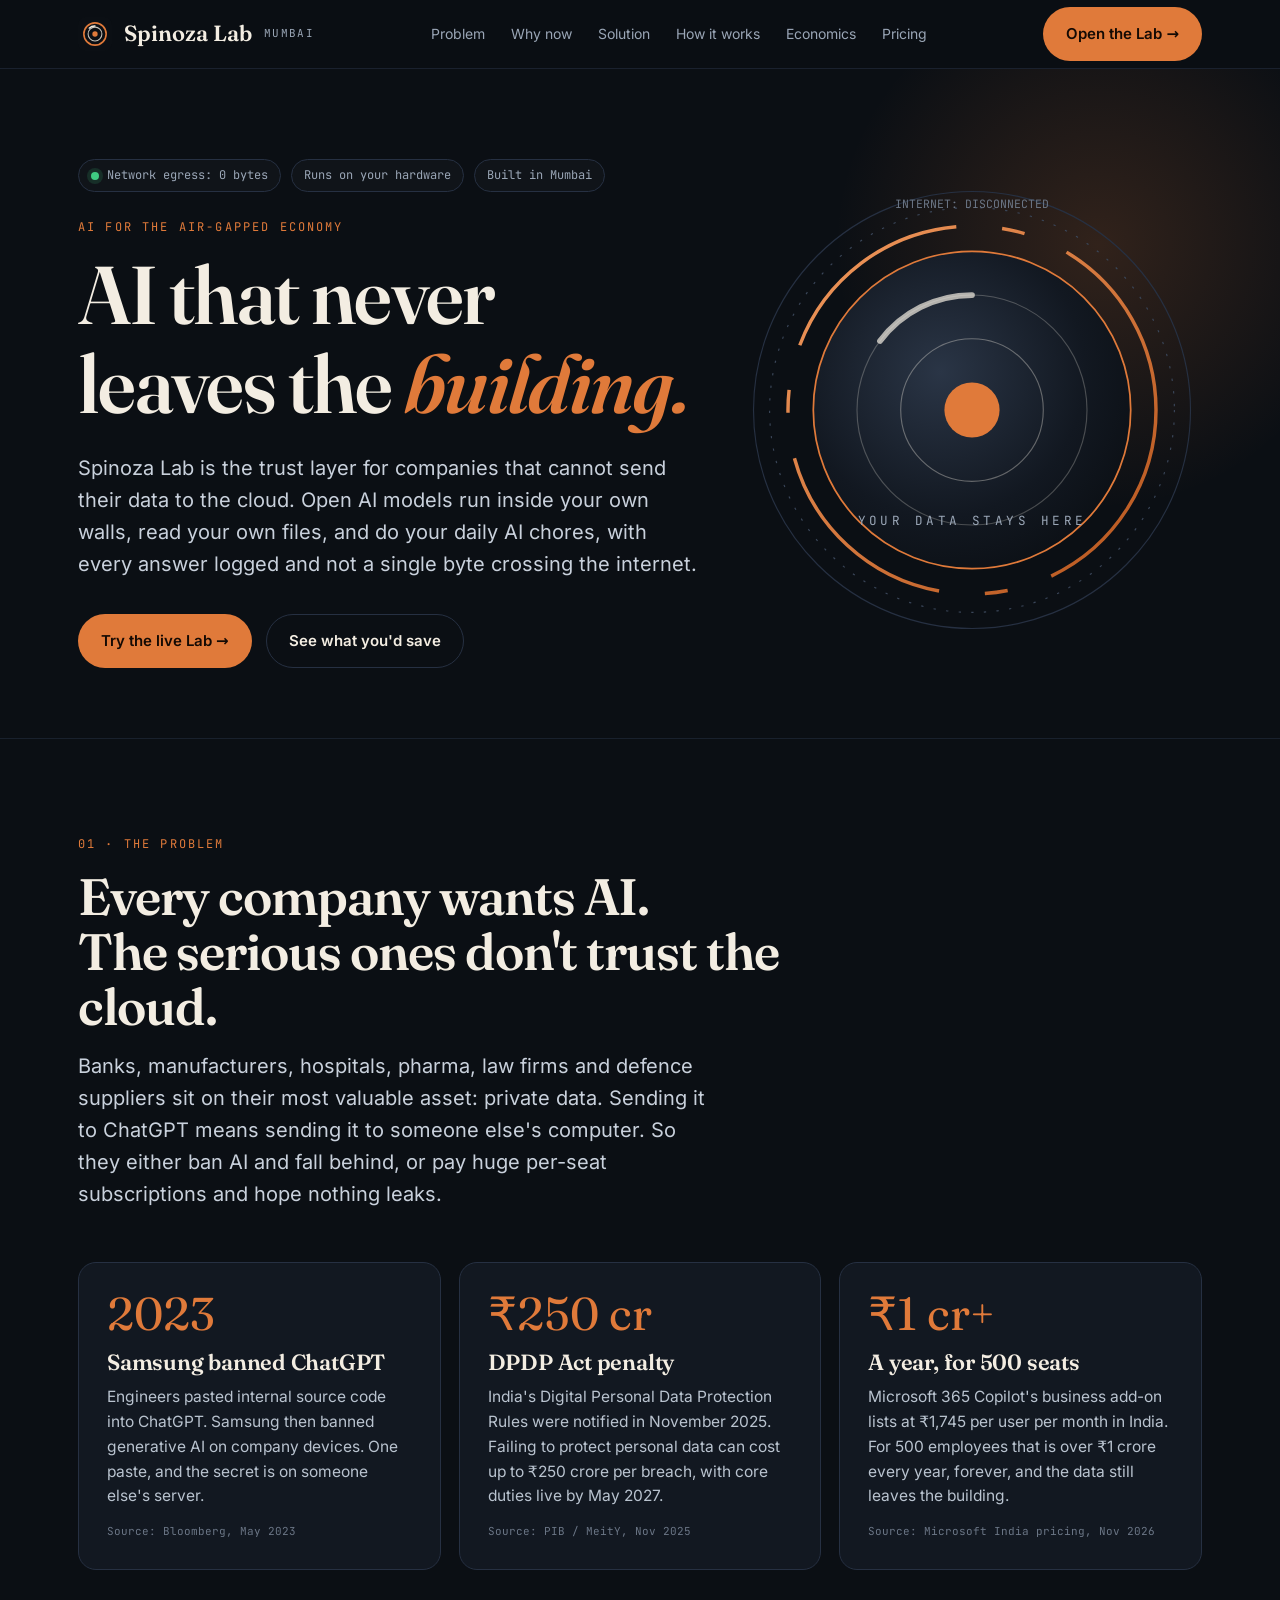
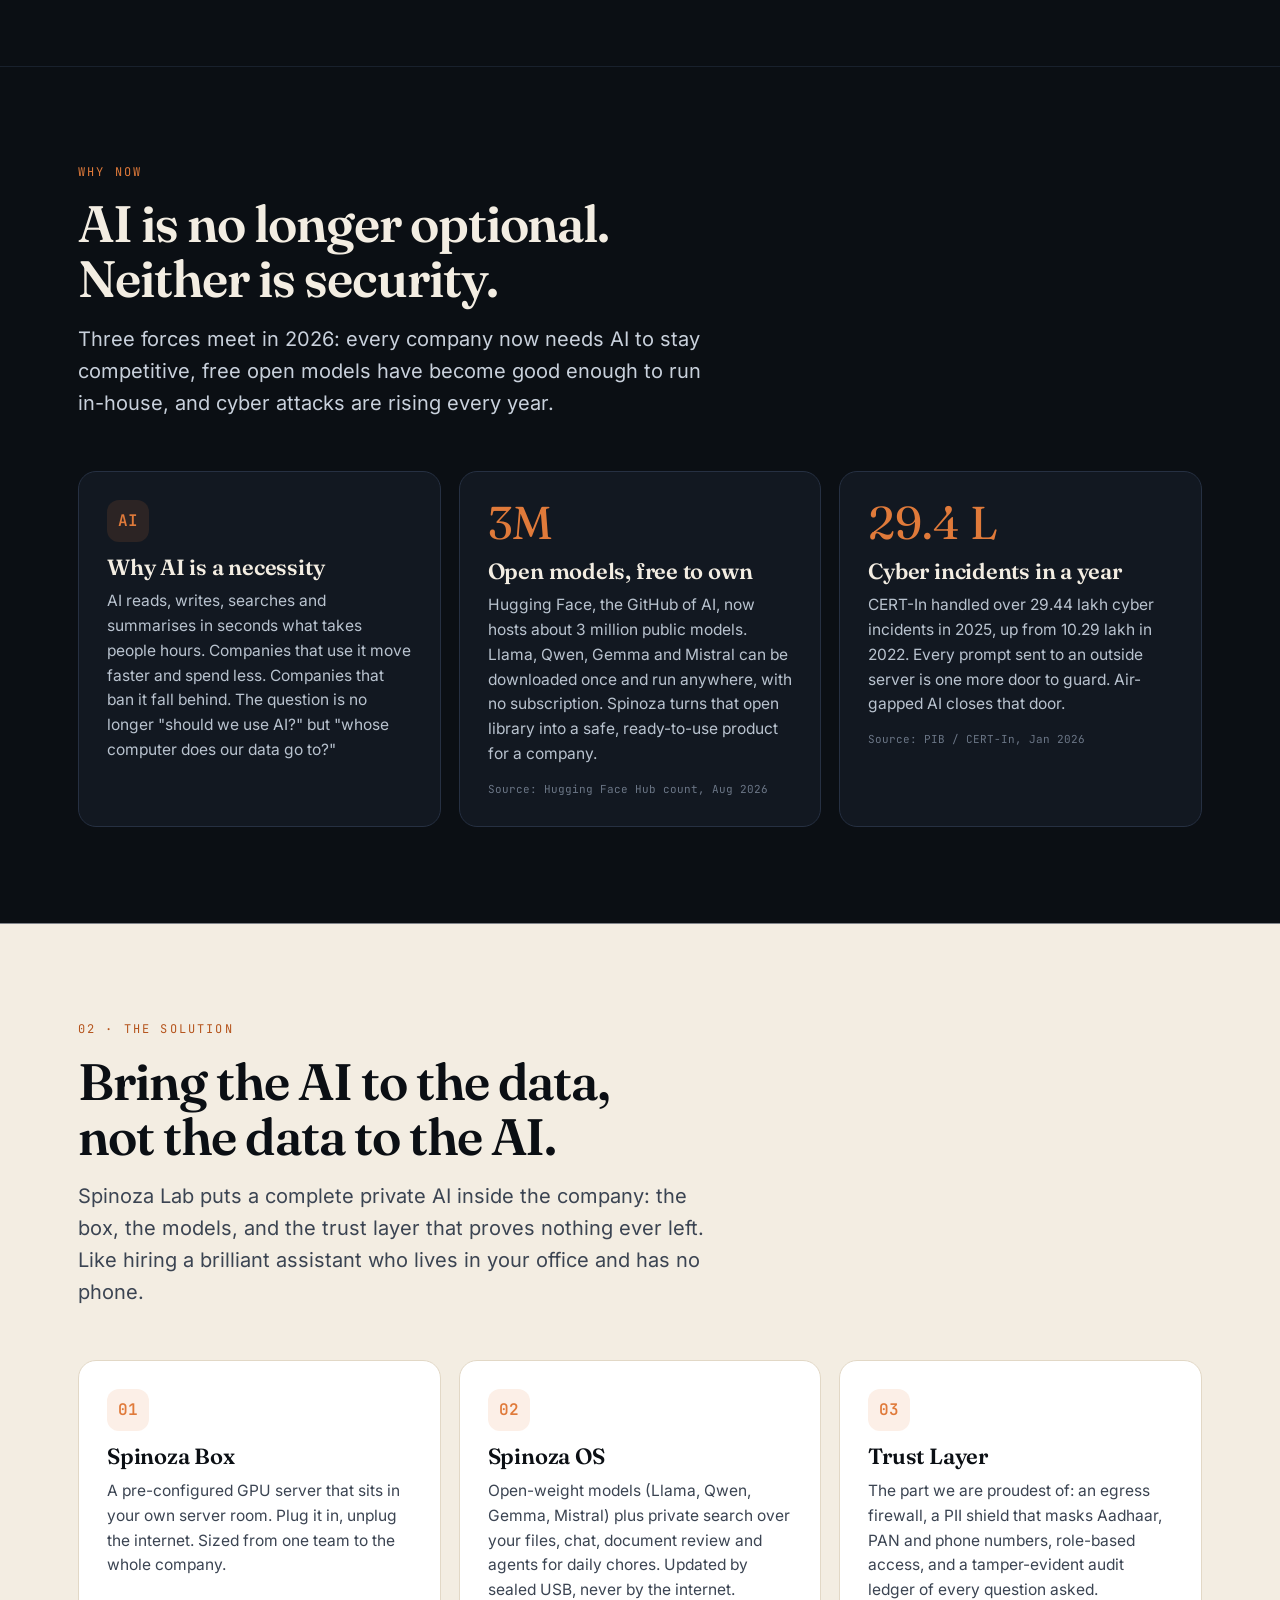
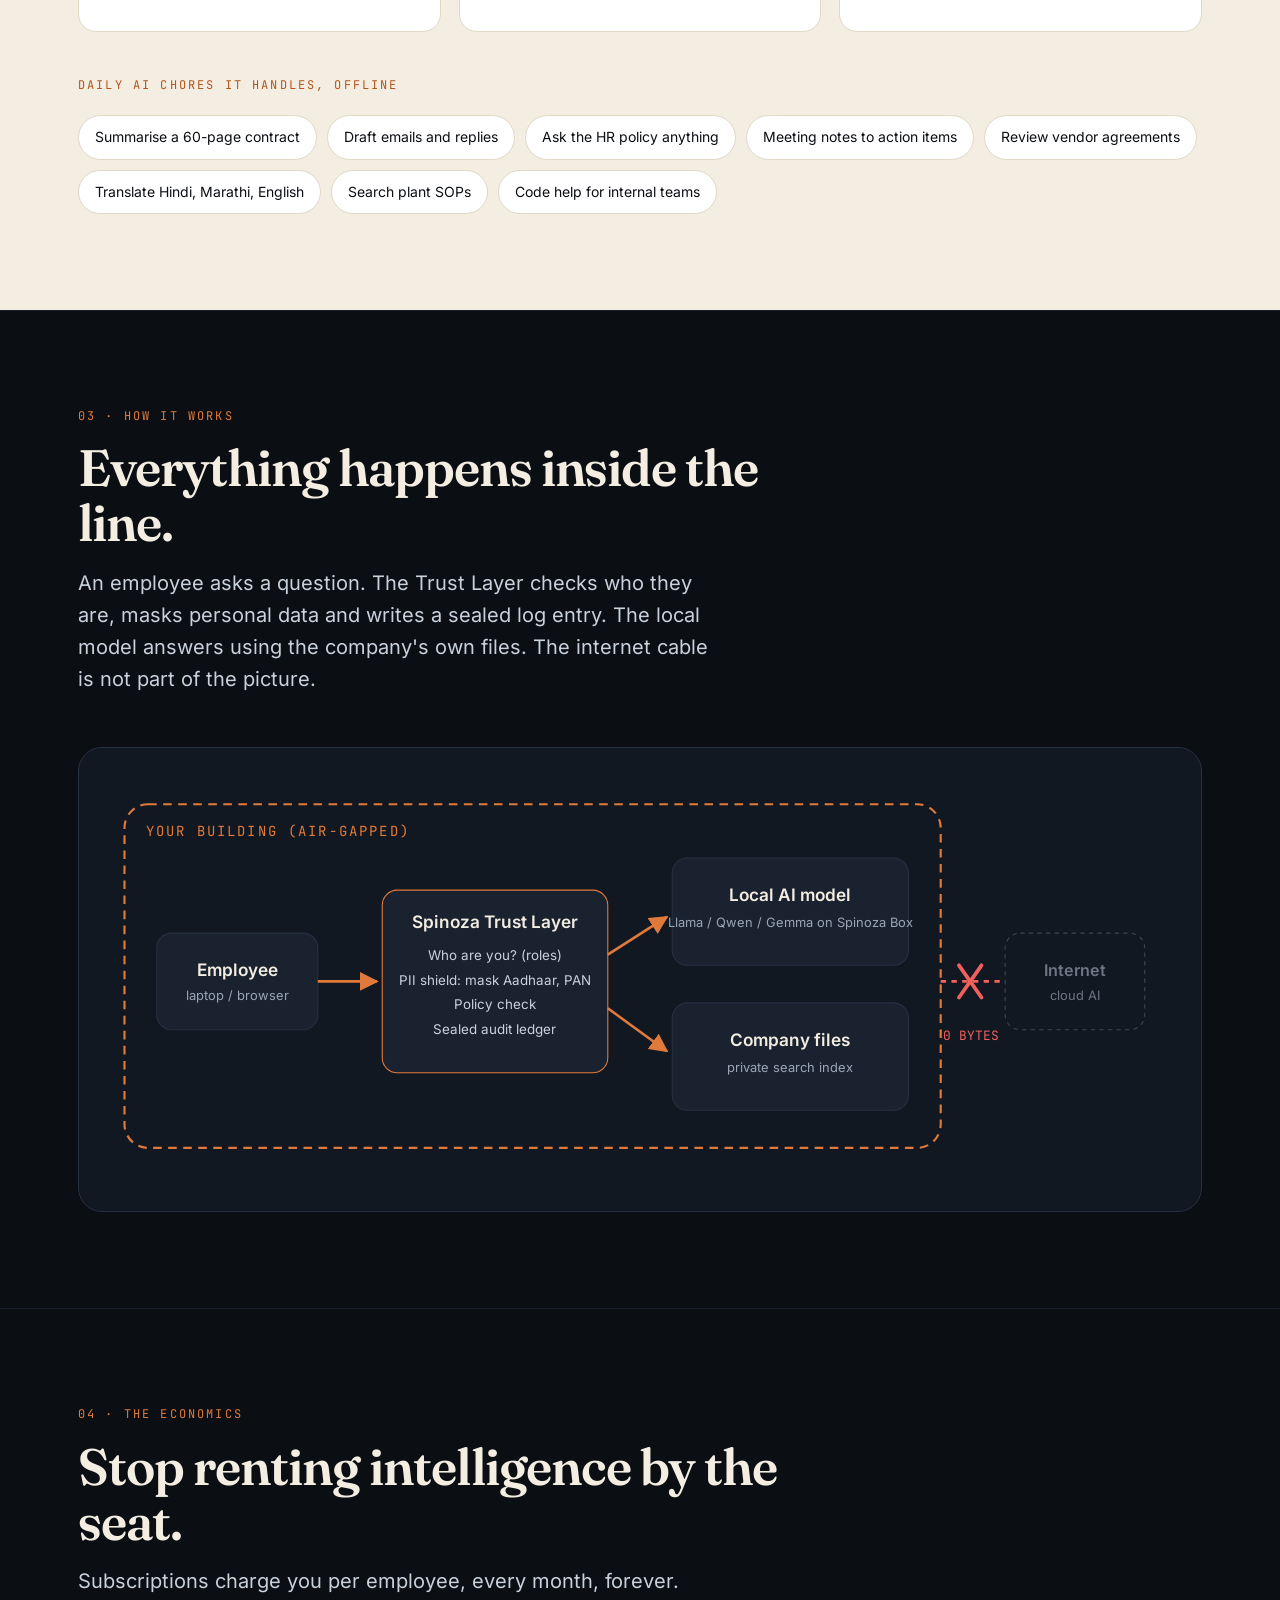
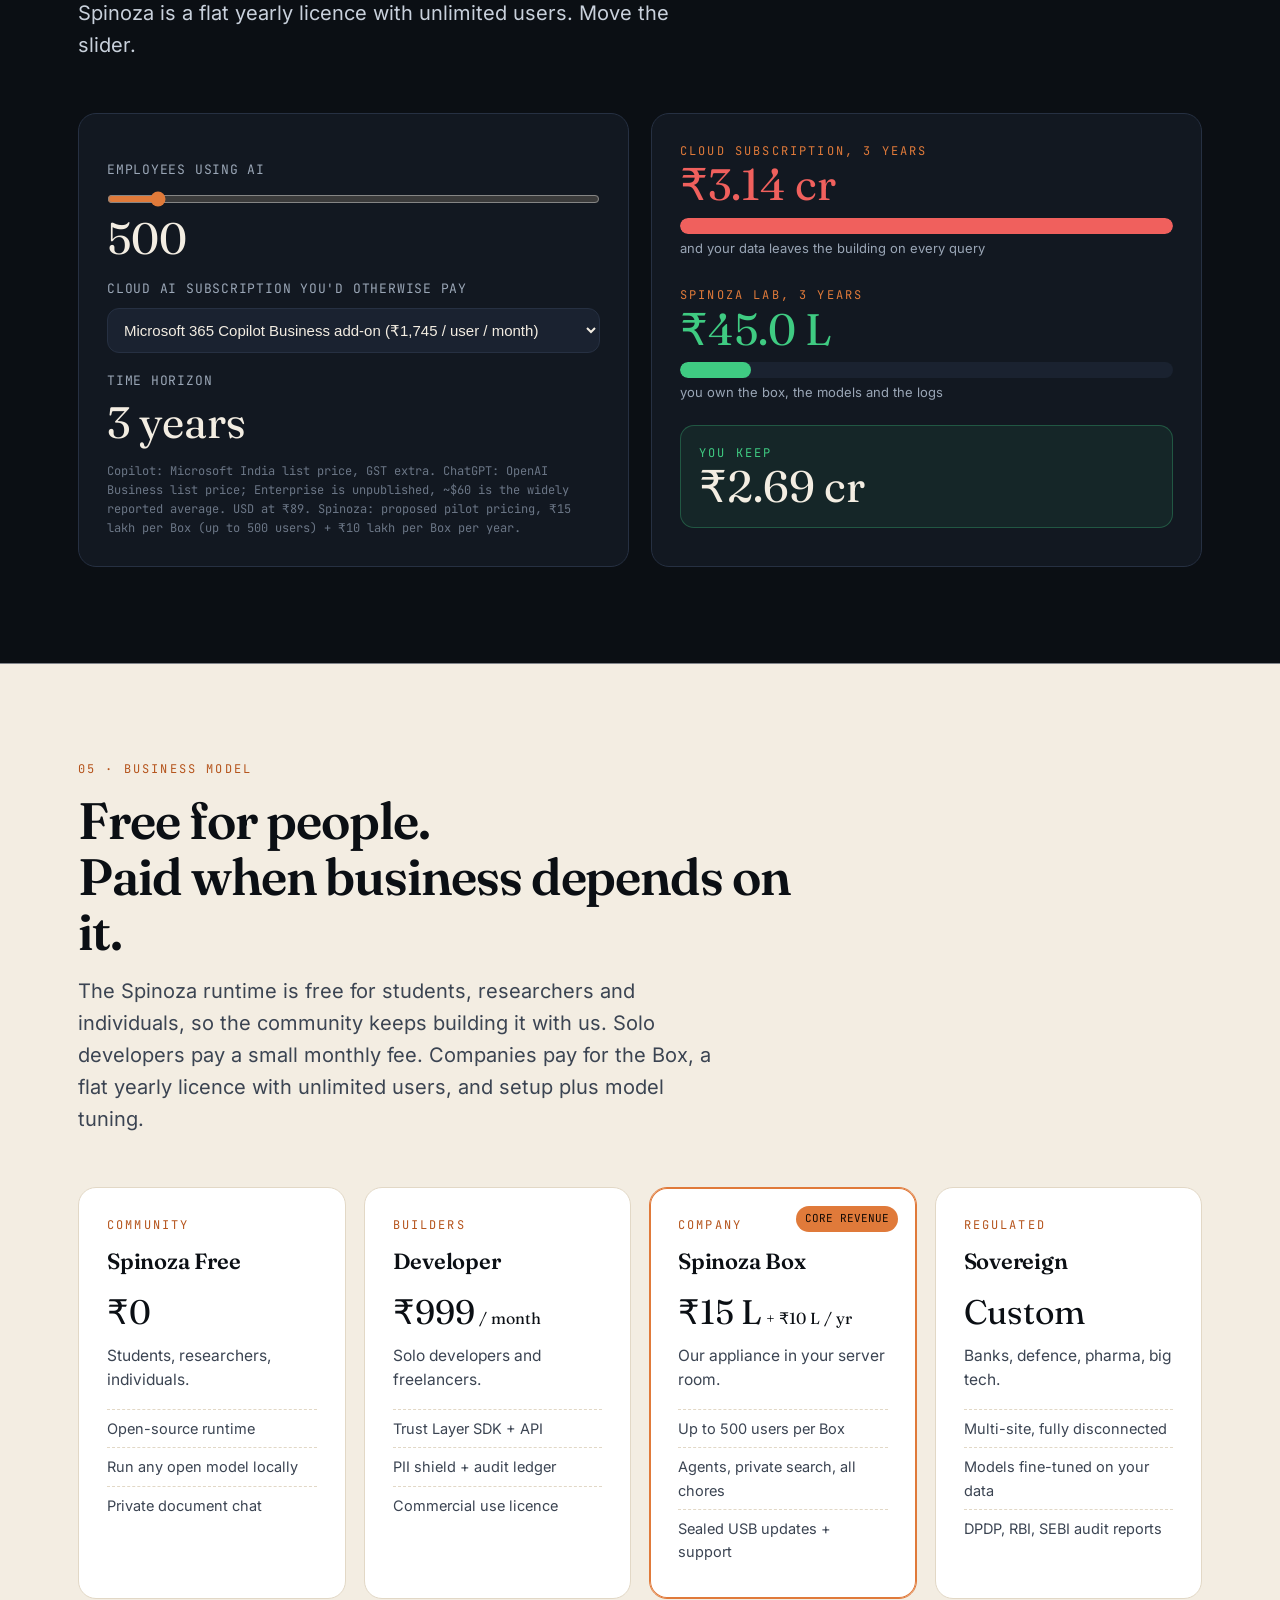
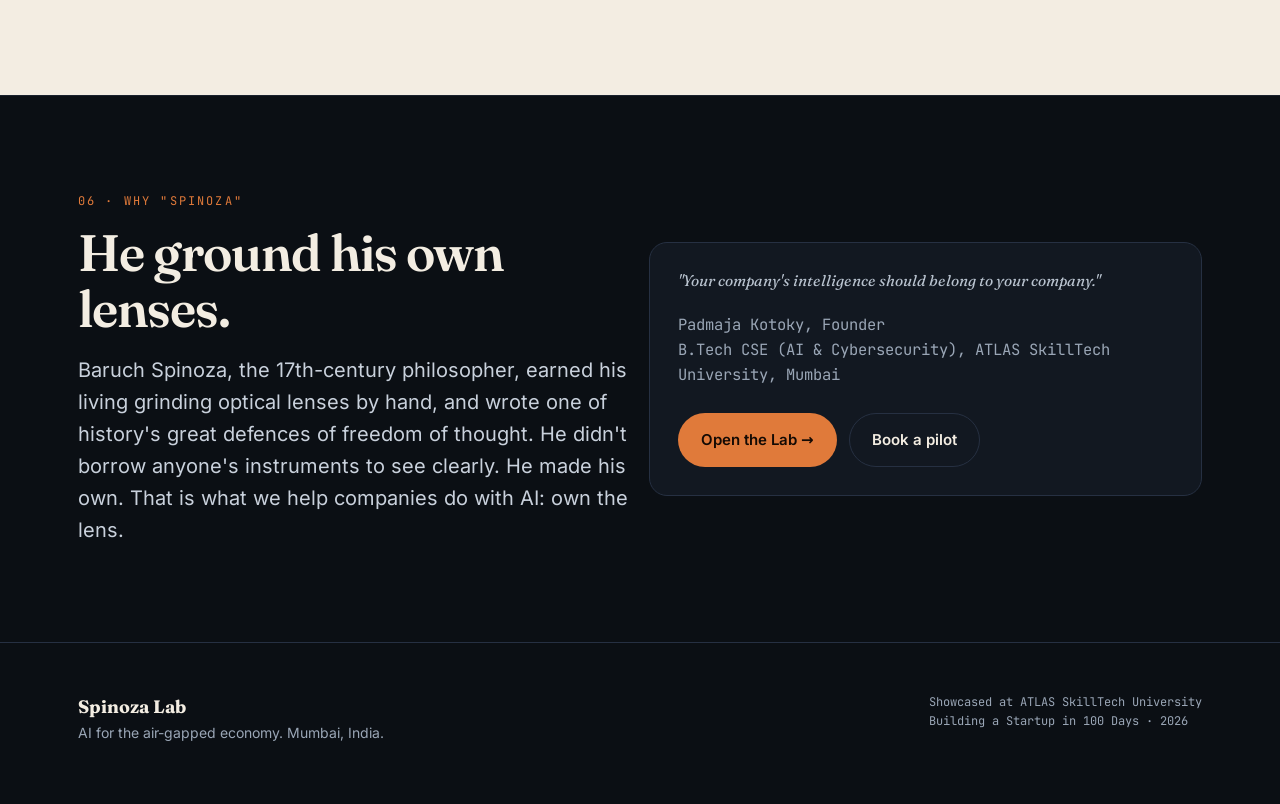
<file: index.html>
<!DOCTYPE html>
<html lang="en">
<head>
<meta charset="utf-8">
<meta name="viewport" content="width=device-width, initial-scale=1">
<title>Spinoza Lab | AI for the Air-Gapped Economy</title>
<meta name="description" content="Spinoza Lab builds the trust layer for India's air-gapped economy: private AI that runs on your own hardware, reads your own files, and never sends a byte to the cloud.">
<meta property="og:title" content="Spinoza Lab | AI for the Air-Gapped Economy">
<meta property="og:description" content="Private AI that never leaves the building. Built in Mumbai.">
<link rel="icon" href="assets/lens.svg" type="image/svg+xml">
<link rel="stylesheet" href="fonts.css">
<link rel="stylesheet" href="style.css">
</head>
<body>

<nav class="top">
  <div class="wrap">
    <a class="brand" href="#"><img src="assets/lens.svg" alt="">Spinoza Lab <small>MUMBAI</small></a>
    <div class="links">
      <a href="#problem">Problem</a><a href="#whynow">Why now</a><a href="#solution">Solution</a><a href="#how">How it works</a><a href="#cost">Economics</a><a href="#pricing">Pricing</a>
    </div>
    <a class="btn btn-primary" href="lab.html">Open the Lab &rarr;</a>
  </div>
</nav>

<header class="hero">
  <div class="glow"></div>
  <div class="wrap grid">
    <div>
      <div class="pills">
        <span class="pill"><span class="dot"></span>Network egress: 0 bytes</span>
        <span class="pill">Runs on your hardware</span>
        <span class="pill">Built in Mumbai</span>
      </div>
      <div class="eyebrow">AI for the air-gapped economy</div>
      <h1 style="margin-top:14px">AI that never<br>leaves the <em>building.</em></h1>
      <p class="lead" style="margin-top:24px">Spinoza Lab is the trust layer for companies that cannot send their data to the cloud. Open AI models run inside your own walls, read your own files, and do your daily AI chores, with every answer logged and not a single byte crossing the internet.</p>
      <div class="ctas">
        <a class="btn btn-primary" href="lab.html">Try the live Lab &rarr;</a>
        <a class="btn btn-ghost" href="#cost">See what you'd save</a>
      </div>
    </div>
    <div class="lens-wrap" aria-hidden="true">
      <svg viewBox="0 0 400 400">
        <defs>
          <radialGradient id="g1" cx="40%" cy="38%" r="70%"><stop offset="0" stop-color="#2A3546"/><stop offset=".65" stop-color="#121821"/><stop offset="1" stop-color="#0B0F14"/></radialGradient>
          <linearGradient id="g2" x1="0" y1="0" x2="1" y2="1"><stop offset="0" stop-color="#F29A5E"/><stop offset="1" stop-color="#B5541C"/></linearGradient>
        </defs>
        <circle cx="200" cy="200" r="190" fill="none" stroke="#263042" stroke-width="1"/>
        <g class="spin"><circle cx="200" cy="200" r="176" fill="none" stroke="#3A4659" stroke-width="1" stroke-dasharray="2 9"/></g>
        <g class="spin-r">
          <circle cx="200" cy="200" r="160" fill="none" stroke="url(#g2)" stroke-width="3" stroke-dasharray="180 40 20 40"/>
        </g>
        <circle cx="200" cy="200" r="138" fill="url(#g1)" stroke="#E07A3A" stroke-width="1.5"/>
        <circle cx="200" cy="200" r="100" fill="none" stroke="#F3EDE2" stroke-opacity=".25"/>
        <circle cx="200" cy="200" r="62" fill="none" stroke="#F3EDE2" stroke-opacity=".35"/>
        <path d="M120 140 A100 100 0 0 1 200 100" stroke="#F3EDE2" stroke-opacity=".7" stroke-width="5" fill="none" stroke-linecap="round"/>
        <circle cx="200" cy="200" r="24" fill="#E07A3A"/>
        <text x="200" y="300" text-anchor="middle" font-family="JetBrains Mono, monospace" font-size="11" fill="#9AA6B6" letter-spacing="3">YOUR DATA STAYS HERE</text>
        <g font-family="JetBrains Mono, monospace" font-size="10" fill="#6B7686">
          <text x="200" y="24" text-anchor="middle">INTERNET: DISCONNECTED</text>
        </g>
      </svg>
    </div>
  </div>
</header>

<section id="problem">
  <div class="wrap">
    <div class="sec-head reveal">
      <div class="eyebrow">01 &middot; The problem</div>
      <h2>Every company wants AI.<br>The serious ones don't trust the cloud.</h2>
      <p class="lead">Banks, manufacturers, hospitals, pharma, law firms and defence suppliers sit on their most valuable asset: private data. Sending it to ChatGPT means sending it to someone else's computer. So they either ban AI and fall behind, or pay huge per-seat subscriptions and hope nothing leaks.</p>
    </div>
    <div class="cards c3">
      <div class="card reveal">
        <div class="num">2023</div>
        <h3>Samsung banned ChatGPT</h3>
        <p>Engineers pasted internal source code into ChatGPT. Samsung then banned generative AI on company devices. One paste, and the secret is on someone else's server.</p>
        <div class="src">Source: Bloomberg, May 2023</div>
      </div>
      <div class="card reveal">
        <div class="num">&#8377;250 cr</div>
        <h3>DPDP Act penalty</h3>
        <p>India's Digital Personal Data Protection Rules were notified in November 2025. Failing to protect personal data can cost up to &#8377;250 crore per breach, with core duties live by May 2027.</p>
        <div class="src">Source: PIB / MeitY, Nov 2025</div>
      </div>
      <div class="card reveal">
        <div class="num">&#8377;1 cr+</div>
        <h3>A year, for 500 seats</h3>
        <p>Microsoft 365 Copilot's business add-on lists at &#8377;1,745 per user per month in India. For 500 employees that is over &#8377;1 crore every year, forever, and the data still leaves the building.</p>
        <div class="src">Source: Microsoft India pricing, Nov 2026</div>
      </div>
    </div>
  </div>
</section>

<section id="whynow">
  <div class="wrap">
    <div class="sec-head reveal">
      <div class="eyebrow">Why now</div>
      <h2>AI is no longer optional.<br>Neither is security.</h2>
      <p class="lead">Three forces meet in 2026: every company now needs AI to stay competitive, free open models have become good enough to run in-house, and cyber attacks are rising every year.</p>
    </div>
    <div class="cards c3">
      <div class="card reveal">
        <div class="icon">AI</div>
        <h3>Why AI is a necessity</h3>
        <p>AI reads, writes, searches and summarises in seconds what takes people hours. Companies that use it move faster and spend less. Companies that ban it fall behind. The question is no longer "should we use AI?" but "whose computer does our data go to?"</p>
      </div>
      <div class="card reveal">
        <div class="num">3M</div>
        <h3>Open models, free to own</h3>
        <p>Hugging Face, the GitHub of AI, now hosts about 3 million public models. Llama, Qwen, Gemma and Mistral can be downloaded once and run anywhere, with no subscription. Spinoza turns that open library into a safe, ready-to-use product for a company.</p>
        <div class="src">Source: Hugging Face Hub count, Aug 2026</div>
      </div>
      <div class="card reveal">
        <div class="num">29.4 L</div>
        <h3>Cyber incidents in a year</h3>
        <p>CERT-In handled over 29.44 lakh cyber incidents in 2025, up from 10.29 lakh in 2022. Every prompt sent to an outside server is one more door to guard. Air-gapped AI closes that door.</p>
        <div class="src">Source: PIB / CERT-In, Jan 2026</div>
      </div>
    </div>
  </div>
</section>

<section class="paper" id="solution">
  <div class="wrap">
    <div class="sec-head reveal">
      <div class="eyebrow">02 &middot; The solution</div>
      <h2>Bring the AI to the data,<br>not the data to the AI.</h2>
      <p class="lead">Spinoza Lab puts a complete private AI inside the company: the box, the models, and the trust layer that proves nothing ever left. Like hiring a brilliant assistant who lives in your office and has no phone.</p>
    </div>
    <div class="cards c3">
      <div class="card reveal"><div class="icon">01</div><h3>Spinoza Box</h3><p>A pre-configured GPU server that sits in your own server room. Plug it in, unplug the internet. Sized from one team to the whole company.</p></div>
      <div class="card reveal"><div class="icon">02</div><h3>Spinoza OS</h3><p>Open-weight models (Llama, Qwen, Gemma, Mistral) plus private search over your files, chat, document review and agents for daily chores. Updated by sealed USB, never by the internet.</p></div>
      <div class="card reveal"><div class="icon">03</div><h3>Trust Layer</h3><p>The part we are proudest of: an egress firewall, a PII shield that masks Aadhaar, PAN and phone numbers, role-based access, and a tamper-evident audit ledger of every question asked.</p></div>
    </div>
    <div style="margin-top:44px" class="reveal">
      <div class="eyebrow">Daily AI chores it handles, offline</div>
      <div class="chores" style="color:var(--ink)">
        <span style="background:#fff;border-color:#E2D8C6">Summarise a 60-page contract</span>
        <span style="background:#fff;border-color:#E2D8C6">Draft emails and replies</span>
        <span style="background:#fff;border-color:#E2D8C6">Ask the HR policy anything</span>
        <span style="background:#fff;border-color:#E2D8C6">Meeting notes to action items</span>
        <span style="background:#fff;border-color:#E2D8C6">Review vendor agreements</span>
        <span style="background:#fff;border-color:#E2D8C6">Translate Hindi, Marathi, English</span>
        <span style="background:#fff;border-color:#E2D8C6">Search plant SOPs</span>
        <span style="background:#fff;border-color:#E2D8C6">Code help for internal teams</span>
      </div>
    </div>
  </div>
</section>

<section id="how">
  <div class="wrap">
    <div class="sec-head reveal">
      <div class="eyebrow">03 &middot; How it works</div>
      <h2>Everything happens inside the line.</h2>
      <p class="lead">An employee asks a question. The Trust Layer checks who they are, masks personal data and writes a sealed log entry. The local model answers using the company's own files. The internet cable is not part of the picture.</p>
    </div>
    <div class="arch reveal">
      <svg viewBox="0 0 1000 380" font-family="Inter, sans-serif">
        <rect x="20" y="30" width="760" height="320" rx="22" fill="none" stroke="#E07A3A" stroke-width="2" stroke-dasharray="8 6"/>
        <text x="40" y="60" fill="#E07A3A" font-family="JetBrains Mono, monospace" font-size="13" letter-spacing="2">YOUR BUILDING (AIR-GAPPED)</text>
        <g>
          <rect x="50" y="150" width="150" height="90" rx="14" fill="#1A2230" stroke="#263042"/>
          <text x="125" y="190" text-anchor="middle" fill="#F3EDE2" font-size="16" font-weight="600">Employee</text>
          <text x="125" y="212" text-anchor="middle" fill="#9AA6B6" font-size="12">laptop / browser</text>
        </g>
        <g>
          <rect x="260" y="110" width="210" height="170" rx="14" fill="#1A2230" stroke="#E07A3A"/>
          <text x="365" y="145" text-anchor="middle" fill="#F3EDE2" font-size="16" font-weight="600">Spinoza Trust Layer</text>
          <text x="365" y="175" text-anchor="middle" fill="#C9D1DC" font-size="12.5">Who are you? (roles)</text>
          <text x="365" y="198" text-anchor="middle" fill="#C9D1DC" font-size="12.5">PII shield: mask Aadhaar, PAN</text>
          <text x="365" y="221" text-anchor="middle" fill="#C9D1DC" font-size="12.5">Policy check</text>
          <text x="365" y="244" text-anchor="middle" fill="#C9D1DC" font-size="12.5">Sealed audit ledger</text>
        </g>
        <g>
          <rect x="530" y="80" width="220" height="100" rx="14" fill="#1A2230" stroke="#263042"/>
          <text x="640" y="120" text-anchor="middle" fill="#F3EDE2" font-size="16" font-weight="600">Local AI model</text>
          <text x="640" y="144" text-anchor="middle" fill="#9AA6B6" font-size="12">Llama / Qwen / Gemma on Spinoza Box</text>
        </g>
        <g>
          <rect x="530" y="215" width="220" height="100" rx="14" fill="#1A2230" stroke="#263042"/>
          <text x="640" y="255" text-anchor="middle" fill="#F3EDE2" font-size="16" font-weight="600">Company files</text>
          <text x="640" y="279" text-anchor="middle" fill="#9AA6B6" font-size="12">private search index</text>
        </g>
        <path d="M200 195 H255" stroke="#E07A3A" stroke-width="2.5" marker-end="url(#ar)"/>
        <path d="M470 170 L525 135" stroke="#E07A3A" stroke-width="2.5" marker-end="url(#ar)"/>
        <path d="M470 220 L525 260" stroke="#E07A3A" stroke-width="2.5" marker-end="url(#ar)"/>
        <defs><marker id="ar" viewBox="0 0 10 10" refX="9" refY="5" markerWidth="7" markerHeight="7" orient="auto"><path d="M0 0L10 5L0 10z" fill="#E07A3A"/></marker></defs>
        <g>
          <rect x="840" y="150" width="130" height="90" rx="14" fill="none" stroke="#3A4659" stroke-dasharray="4 4"/>
          <text x="905" y="190" text-anchor="middle" fill="#6B7686" font-size="15" font-weight="600">Internet</text>
          <text x="905" y="212" text-anchor="middle" fill="#6B7686" font-size="12">cloud AI</text>
          <path d="M780 195 H835" stroke="#F0605D" stroke-width="2.5" stroke-dasharray="5 5"/>
          <path d="M797 180 L818 210 M818 180 L797 210" stroke="#F0605D" stroke-width="3.5" stroke-linecap="round"/>
          <text x="808" y="250" text-anchor="middle" fill="#F0605D" font-family="JetBrains Mono, monospace" font-size="12">0 BYTES</text>
        </g>
      </svg>
    </div>
  </div>
</section>

<section id="cost">
  <div class="wrap">
    <div class="sec-head reveal">
      <div class="eyebrow">04 &middot; The economics</div>
      <h2>Stop renting intelligence by the seat.</h2>
      <p class="lead">Subscriptions charge you per employee, every month, forever. Spinoza is a flat yearly licence with unlimited users. Move the slider.</p>
    </div>
    <div class="calc">
      <div class="card">
        <label for="emp">Employees using AI</label>
        <input type="range" id="emp" min="50" max="5000" step="50" value="500">
        <div class="bigval" id="empv">500</div>
        <label for="plan">Cloud AI subscription you'd otherwise pay</label>
        <select id="plan">
          <option value="1745">Microsoft 365 Copilot Business add-on (&#8377;1,745 / user / month)</option>
          <option value="1780">ChatGPT Business (about $20 / user / month)</option>
          <option value="5300">ChatGPT Enterprise (reported about $60 / user / month)</option>
        </select>
        <label>Time horizon</label>
        <div class="bigval">3 years</div>
        <p style="color:var(--muted2);font-size:12px;margin-top:16px" class="mono">Copilot: Microsoft India list price, GST extra. ChatGPT: OpenAI Business list price; Enterprise is unpublished, ~$60 is the widely reported average. USD at &#8377;89. Spinoza: proposed pilot pricing, &#8377;15 lakh per Box (up to 500 users) + &#8377;10 lakh per Box per year.</p>
      </div>
      <div class="card">
        <div class="eyebrow">Cloud subscription, 3 years</div>
        <div class="bigval" id="cloudv" style="color:var(--red)">&#8377;0</div>
        <div class="bar"><span id="cloudb" style="background:var(--red);width:100%"></span></div>
        <p style="font-size:13px;color:var(--muted)">and your data leaves the building on every query</p>
        <div class="eyebrow" style="margin-top:28px">Spinoza Lab, 3 years</div>
        <div class="bigval" id="spinv" style="color:var(--green)">&#8377;0</div>
        <div class="bar"><span id="spinb" style="background:var(--green);width:20%"></span></div>
        <p style="font-size:13px;color:var(--muted)">you own the box, the models and the logs</p>
        <div class="save">
          <div class="eyebrow" style="color:var(--green)">You keep</div>
          <div class="bigval" id="savev">&#8377;0</div>
        </div>
      </div>
    </div>
  </div>
</section>

<section class="paper" id="pricing">
  <div class="wrap">
    <div class="sec-head reveal">
      <div class="eyebrow">05 &middot; Business model</div>
      <h2>Free for people.<br>Paid when business depends on it.</h2>
      <p class="lead">The Spinoza runtime is free for students, researchers and individuals, so the community keeps building it with us. Solo developers pay a small monthly fee. Companies pay for the Box, a flat yearly licence with unlimited users, and setup plus model tuning.</p>
    </div>
    <div class="cards c4">
      <div class="card tier reveal" style="background:#fff">
        <div class="eyebrow">Community</div><h3>Spinoza Free</h3>
        <div class="price">&#8377;0</div>
        <p>Students, researchers, individuals.</p>
        <ul><li style="color:#3B4452;border-color:#E2D8C6">Open-source runtime</li><li style="color:#3B4452;border-color:#E2D8C6">Run any open model locally</li><li style="color:#3B4452;border-color:#E2D8C6">Private document chat</li></ul>
      </div>
      <div class="card tier reveal" style="background:#fff">
        <div class="eyebrow">Builders</div><h3>Developer</h3>
        <div class="price">&#8377;999<span style='font-size:16px'> / month</span></div>
        <p>Solo developers and freelancers.</p>
        <ul><li style="color:#3B4452;border-color:#E2D8C6">Trust Layer SDK + API</li><li style="color:#3B4452;border-color:#E2D8C6">PII shield + audit ledger</li><li style="color:#3B4452;border-color:#E2D8C6">Commercial use licence</li></ul>
      </div>
      <div class="card tier hot reveal" style="background:#fff">
        <span class="tag">CORE REVENUE</span><div class="eyebrow">Company</div><h3>Spinoza Box</h3>
        <div class="price">&#8377;15 L<span style='font-size:16px'> + &#8377;10 L / yr</span></div>
        <p>Our appliance in your server room.</p>
        <ul><li style="color:#3B4452;border-color:#E2D8C6">Up to 500 users per Box</li><li style="color:#3B4452;border-color:#E2D8C6">Agents, private search, all chores</li><li style="color:#3B4452;border-color:#E2D8C6">Sealed USB updates + support</li></ul>
      </div>
      <div class="card tier reveal" style="background:#fff">
        <div class="eyebrow">Regulated</div><h3>Sovereign</h3>
        <div class="price">Custom</div>
        <p>Banks, defence, pharma, big tech.</p>
        <ul><li style="color:#3B4452;border-color:#E2D8C6">Multi-site, fully disconnected</li><li style="color:#3B4452;border-color:#E2D8C6">Models fine-tuned on your data</li><li style="color:#3B4452;border-color:#E2D8C6">DPDP, RBI, SEBI audit reports</li></ul>
      </div>
    </div>
  </div>
</section>

<section id="why">
  <div class="wrap cards c2" style="align-items:center">
    <div class="reveal">
      <div class="eyebrow">06 &middot; Why "Spinoza"</div>
      <h2 style="margin:14px 0 18px">He ground his own lenses.</h2>
      <p class="lead">Baruch Spinoza, the 17th-century philosopher, earned his living grinding optical lenses by hand, and wrote one of history's great defences of freedom of thought. He didn't borrow anyone's instruments to see clearly. He made his own. That is what we help companies do with AI: own the lens.</p>
    </div>
    <div class="card reveal">
      <p class="quote">"Your company's intelligence should belong to your company."</p>
      <p style="margin-top:22px;color:var(--muted)" class="mono">Padmaja Kotoky, Founder<br>B.Tech CSE (AI &amp; Cybersecurity), ATLAS SkillTech University, Mumbai</p>
      <div style="margin-top:26px;display:flex;gap:12px;flex-wrap:wrap"><a class="btn btn-primary" href="lab.html">Open the Lab &rarr;</a><a class="btn btn-ghost" href="mailto:padmaja.kotoky.btech2026@atlasskilltech.university?subject=Spinoza%20Lab%20pilot">Book a pilot</a></div>
    </div>
  </div>
</section>

<footer>
  <div class="wrap">
    <div><b class="serif" style="color:var(--paper);font-size:18px">Spinoza Lab</b><br>AI for the air-gapped economy. Mumbai, India.</div>
    <div class="mono" style="font-size:12px">Showcased at ATLAS SkillTech University<br>Building a Startup in 100 Days &middot; 2026</div>
  </div>
</footer>

<script>
const fmt = n => {
  if (n >= 1e7) return "₹" + (n/1e7).toFixed(2) + " cr";
  if (n >= 1e5) return "₹" + (n/1e5).toFixed(1) + " L";
  return "₹" + Math.round(n).toLocaleString("en-IN");
};
const emp = document.getElementById("emp"), plan = document.getElementById("plan");
function calc(){
  const n = +emp.value, p = +plan.value, yrs = 3;
  const cloud = n * p * 12 * yrs;
  const boxes = Math.max(1, Math.ceil(n / 500));
  const spin = boxes * (1500000 + 1000000 * yrs);
  document.getElementById("empv").textContent = n.toLocaleString("en-IN");
  document.getElementById("cloudv").textContent = fmt(cloud);
  document.getElementById("spinv").textContent = fmt(spin);
  document.getElementById("savev").textContent = cloud > spin ? fmt(cloud - spin) : "Break-even at more seats";
  const max = Math.max(cloud, spin);
  document.getElementById("cloudb").style.width = (cloud/max*100) + "%";
  document.getElementById("spinb").style.width = Math.max(3, spin/max*100) + "%";
}
emp.oninput = plan.onchange = calc; calc();
const io = new IntersectionObserver(es => es.forEach(e => { if (e.isIntersecting) { e.target.classList.add("in"); io.unobserve(e.target); } }), {threshold:.12});
document.querySelectorAll(".reveal").forEach(el => io.observe(el));
if ("serviceWorker" in navigator) navigator.serviceWorker.register("sw.js").catch(()=>{});
</script>
</body>
</html>
</file>
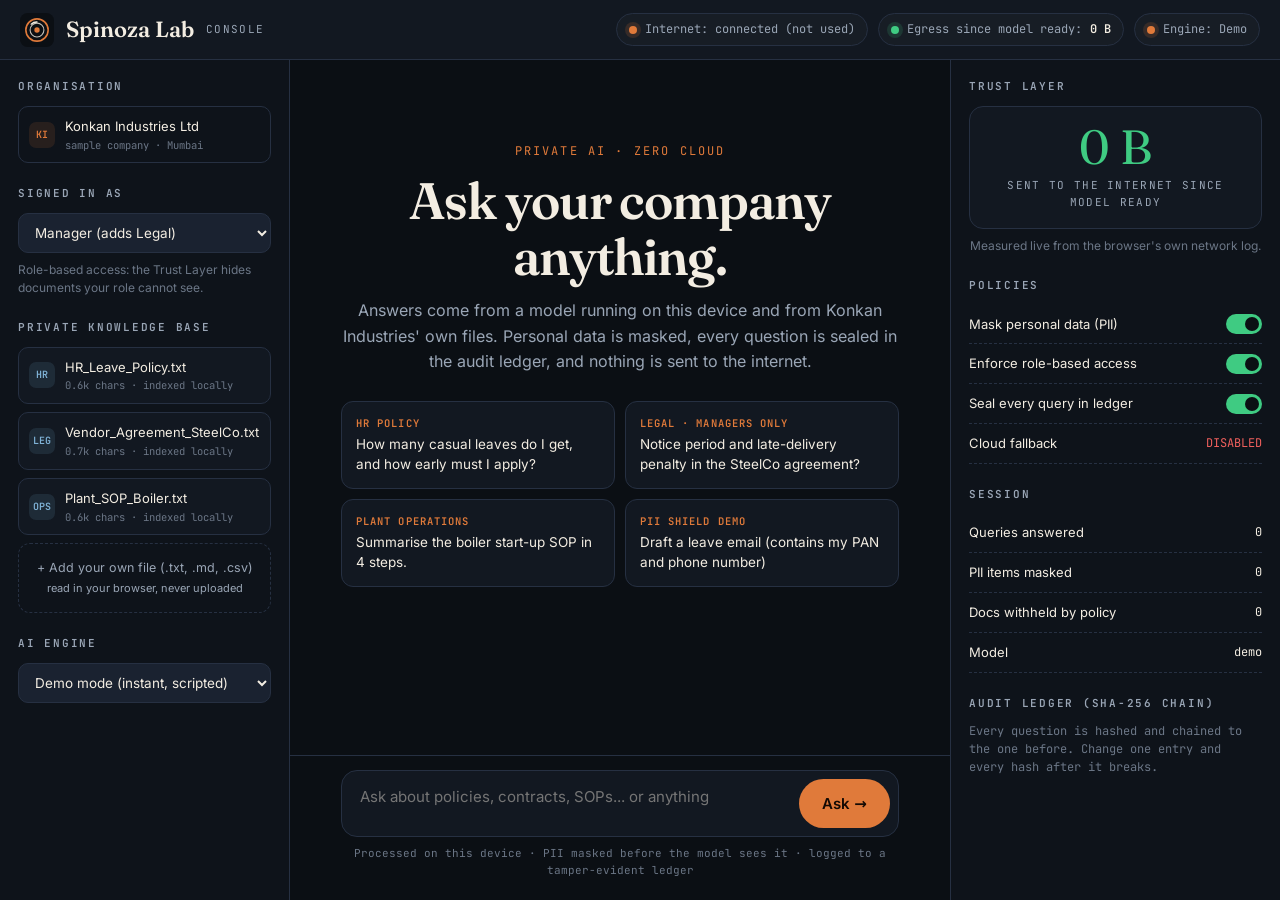
<file: lab.html>
<!DOCTYPE html>
<html lang="en">
<head>
<meta charset="utf-8">
<meta name="viewport" content="width=device-width, initial-scale=1">
<title>Spinoza Lab Console | Private AI, air-gapped</title>
<link rel="icon" href="assets/lens.svg" type="image/svg+xml">
<link rel="stylesheet" href="fonts.css">
<link rel="stylesheet" href="style.css">
<style>
  body{height:100vh;overflow:hidden;display:flex;flex-direction:column}
  .bar-top{display:flex;align-items:center;justify-content:space-between;gap:16px;padding:12px 20px;border-bottom:1px solid var(--line);background:var(--ink2)}
  .bar-top .stat{display:flex;gap:10px;flex-wrap:wrap}
  .app{flex:1;display:grid;grid-template-columns:290px 1fr 330px;min-height:0}
  @media(max-width:1100px){.app{grid-template-columns:1fr}.side,.trust{display:none}}
  .side,.trust{border-right:1px solid var(--line);padding:18px;overflow-y:auto;background:#0E131A}
  .trust{border-right:0;border-left:1px solid var(--line)}
  .blk{margin-bottom:22px}
  .blk h4{font-family:var(--mono);font-size:11px;letter-spacing:.16em;color:var(--muted);text-transform:uppercase;margin-bottom:10px;font-weight:600}
  select,input[type=text]{width:100%;padding:10px 12px;border-radius:10px;background:var(--ink3);color:var(--paper);border:1px solid var(--line);font-size:13.5px;font-family:var(--sans)}
  .doc{display:flex;align-items:center;gap:10px;padding:9px 10px;border-radius:10px;border:1px solid var(--line);margin-bottom:8px;font-size:13px;background:var(--ink2)}
  .doc .ic{width:26px;height:26px;border-radius:7px;display:grid;place-items:center;background:rgba(127,178,214,.12);color:var(--blue);font-family:var(--mono);font-size:10px;font-weight:700;flex:none}
  .doc small{display:block;color:var(--muted2);font-family:var(--mono);font-size:10.5px}
  .doc.locked{opacity:.45}
    .drop{display:block;border:1.5px dashed var(--line);border-radius:12px;padding:14px;text-align:center;font-size:12.5px;color:var(--muted);cursor:pointer}
  .drop:hover{border-color:var(--copper);color:var(--paper)}
  .prog{height:6px;border-radius:9px;background:var(--ink3);overflow:hidden;margin-top:10px}
  .prog span{display:block;height:100%;width:0;background:var(--copper);transition:width .3s}
  .note{font-size:12px;color:var(--muted2);margin-top:8px;line-height:1.5}
  .btn-sm{padding:9px 14px;font-size:13px;margin-top:10px;width:100%;justify-content:center}
  .chat{display:flex;flex-direction:column;min-height:0}
  .msgs{flex:1;overflow-y:auto;padding:28px clamp(16px,4vw,56px)}
  .msg{max-width:780px;margin:0 auto 22px}
  .msg .who{font-family:var(--mono);font-size:11px;color:var(--muted);letter-spacing:.12em;margin-bottom:6px;display:flex;gap:10px;align-items:center}
  .msg .body{font-size:15.5px;line-height:1.65;white-space:pre-wrap}
  .msg.user .body{background:var(--ink3);border:1px solid var(--line);padding:14px 16px;border-radius:14px}
  .msg.ai .who{color:var(--copper)}
  .chips{display:flex;gap:8px;flex-wrap:wrap;margin-top:10px}
  .chip{font-family:var(--mono);font-size:11px;padding:4px 9px;border-radius:999px;border:1px solid var(--line);color:var(--muted)}
  .chip.g{color:var(--green);border-color:rgba(63,203,130,.35)}
  .chip.a{color:var(--copper);border-color:rgba(224,122,58,.4)}
  .chip.r{color:var(--red);border-color:rgba(240,96,93,.4)}
  .welcome{max-width:780px;margin:6vh auto 0;text-align:center}
  .welcome h1{font-size:clamp(34px,4vw,52px)}
  .welcome p{color:var(--muted);margin:14px auto 26px;max-width:560px}
  .sugg{display:grid;grid-template-columns:1fr 1fr;gap:10px;text-align:left}
  @media(max-width:700px){.sugg{grid-template-columns:1fr}}
  .sugg button{background:var(--ink2);border:1px solid var(--line);color:var(--paper);padding:14px;border-radius:12px;font-size:13.5px;cursor:pointer;text-align:left;font-family:var(--sans);line-height:1.45}
  .sugg button:hover{border-color:var(--copper)}
  .sugg b{display:block;font-family:var(--mono);font-size:10.5px;color:var(--copper);letter-spacing:.1em;margin-bottom:4px;font-weight:600}
  .composer{padding:14px clamp(16px,4vw,56px) 20px;border-top:1px solid var(--line)}
  .composer .box{max-width:780px;margin:0 auto;display:flex;gap:10px;background:var(--ink2);border:1px solid var(--line);border-radius:16px;padding:8px}
  .composer textarea{flex:1;background:transparent;border:0;color:var(--paper);font-family:var(--sans);font-size:15px;resize:none;outline:none;padding:8px 10px;height:46px}
  .composer .hint{max-width:780px;margin:8px auto 0;font-family:var(--mono);font-size:11px;color:var(--muted2);text-align:center}
  .meter{background:var(--ink2);border:1px solid var(--line);border-radius:14px;padding:16px;text-align:center}
  .meter .v{font-family:var(--serif);font-size:48px;line-height:1;color:var(--green)}
  .meter .l{font-family:var(--mono);font-size:11px;color:var(--muted);letter-spacing:.12em;margin-top:6px}
  .row{display:flex;justify-content:space-between;align-items:center;padding:9px 0;border-bottom:1px dashed var(--line);font-size:13px}
  .row span:last-child{font-family:var(--mono);font-size:12px}
  .tog{width:36px;height:20px;border-radius:99px;background:var(--green);position:relative;cursor:pointer;flex:none}
  .tog::after{content:"";position:absolute;top:3px;left:19px;width:14px;height:14px;border-radius:50%;background:#0B0F14;transition:.2s}
  .tog.off{background:var(--line)}
  .tog.off::after{left:3px}
  .ledger{font-family:var(--mono);font-size:11px}
  .ledger .e{padding:9px 10px;border:1px solid var(--line);border-radius:10px;margin-bottom:8px;background:var(--ink2)}
  .ledger .e b{color:var(--paper);font-weight:600}
  .ledger .h{color:var(--copper);word-break:break-all}
  .offline-banner{display:none;background:rgba(63,203,130,.1);border:1px solid rgba(63,203,130,.4);color:var(--green);padding:8px 12px;border-radius:10px;font-family:var(--mono);font-size:12px;text-align:center;margin-bottom:14px}
  .offline .offline-banner{display:block}
  .cursor::after{content:"\2588";animation:blink 1s steps(1) infinite;color:var(--copper);margin-left:2px}
  @keyframes blink{50%{opacity:0}}
</style>
</head>
<body>
<div class="bar-top">
  <a class="brand" href="index.html"><img src="assets/lens.svg" alt="">Spinoza Lab <small>CONSOLE</small></a>
  <div class="stat">
    <span class="pill" id="pNet"><span class="dot" id="netDot"></span><span id="netTxt">Internet: checking</span></span>
    <span class="pill"><span class="dot" id="egDot"></span>Egress since model ready: <b id="egTop" style="color:var(--paper)">0 B</b></span>
    <span class="pill"><span class="dot amber" id="engDot"></span><span id="engTop">Engine: Demo</span></span>
  </div>
</div>

<div class="app">
  <!-- LEFT -->
  <aside class="side">
    <div class="blk">
      <h4>Organisation</h4>
      <div class="doc" style="background:transparent"><div class="ic" style="background:rgba(224,122,58,.12);color:var(--copper)">KI</div><div>Konkan Industries Ltd<small>sample company &middot; Mumbai</small></div></div>
    </div>
    <div class="blk">
      <h4>Signed in as</h4>
      <select id="role">
        <option value="employee">Employee (HR + Operations)</option>
        <option value="manager" selected>Manager (adds Legal)</option>
      </select>
      <div class="note">Role-based access: the Trust Layer hides documents your role cannot see.</div>
    </div>
    <div class="blk">
      <h4>Private knowledge base</h4>
      <div id="docs"></div>
      <label class="drop" for="file">+ Add your own file (.txt, .md, .csv)<br><span style="font-size:11px">read in your browser, never uploaded</span></label>
      <input type="file" id="file" accept=".txt,.md,.csv,.json" multiple hidden>
    </div>
    <div class="blk">
      <h4>AI engine</h4>
      <select id="engine">
        <option value="demo">Demo mode (instant, scripted)</option>
        <option value="webllm">In-browser model (WebGPU, real AI)</option>
        <option value="ollama">Ollama on this laptop (localhost)</option>
      </select>
      <div id="webllmBox" style="display:none;margin-top:10px">
        <select id="model">
          <option value="Qwen2.5-0.5B-Instruct-q4f16_1-MLC">Qwen 2.5 0.5B (fast, ~0.4 GB)</option>
          <option value="Llama-3.2-1B-Instruct-q4f16_1-MLC" selected>Llama 3.2 1B (~0.9 GB)</option>
          <option value="Qwen2.5-1.5B-Instruct-q4f16_1-MLC">Qwen 2.5 1.5B (better, ~1.2 GB)</option>
          <option value="Phi-3.5-mini-instruct-q4f16_1-MLC">Phi 3.5 mini (best, ~2.2 GB)</option>
        </select>
        <button class="btn btn-primary btn-sm" id="loadBtn">Load model onto this device</button>
        <div class="prog"><span id="progBar"></span></div>
        <div class="note" id="progTxt">Downloads once, then cached. After that, switch off the Wi-Fi: it keeps answering.</div>
      </div>
      <div id="ollamaBox" style="display:none;margin-top:10px">
        <input type="text" id="ollamaModel" value="llama3.2" placeholder="model name">
        <button class="btn btn-ghost btn-sm" id="ollamaBtn">Connect to localhost:11434</button>
        <div class="note" id="ollamaTxt">Start Ollama with OLLAMA_ORIGINS=* so this page may talk to it.</div>
      </div>
    </div>
  </aside>

  <!-- CENTER -->
  <main class="chat">
    <div class="msgs" id="msgs">
      <div class="welcome" id="welcome">
        <div class="offline-banner">Wi-Fi is OFF. Spinoza is still answering. That is the whole point.</div>
        <div class="eyebrow">Private AI &middot; zero cloud</div>
        <h1 style="margin-top:12px">Ask your company anything.</h1>
        <p>Answers come from a model running on this device and from Konkan Industries' own files. Personal data is masked, every question is sealed in the audit ledger, and nothing is sent to the internet.</p>
        <div class="sugg">
          <button data-q="How many casual leaves do I get in a year, and how early must I apply?"><b>HR POLICY</b>How many casual leaves do I get, and how early must I apply?</button>
          <button data-q="What is the termination notice period in the SteelCo vendor agreement, and what is the late delivery penalty?"><b>LEGAL &middot; MANAGERS ONLY</b>Notice period and late-delivery penalty in the SteelCo agreement?</button>
          <button data-q="Summarise the boiler start-up SOP in 4 steps."><b>PLANT OPERATIONS</b>Summarise the boiler start-up SOP in 4 steps.</button>
          <button data-q="Draft a short email to my manager asking for 2 days of casual leave next week. My PAN is ABCDE1234F and my phone is 9876543210."><b>PII SHIELD DEMO</b>Draft a leave email (contains my PAN and phone number)</button>
        </div>
      </div>
    </div>
    <div class="composer">
      <div class="box">
        <textarea id="q" placeholder="Ask about policies, contracts, SOPs... or anything"></textarea>
        <button class="btn btn-primary" id="send">Ask &rarr;</button>
      </div>
      <div class="hint">Processed on this device &middot; PII masked before the model sees it &middot; logged to a tamper-evident ledger</div>
    </div>
  </main>

  <!-- RIGHT -->
  <aside class="trust">
    <div class="blk">
      <h4>Trust layer</h4>
      <div class="meter"><div class="v" id="egBig">0 B</div><div class="l">SENT TO THE INTERNET SINCE MODEL READY</div></div>
      <div class="note" style="text-align:center" id="egNote">Measured live from the browser's own network log.</div>
    </div>
    <div class="blk">
      <h4>Policies</h4>
      <div class="row"><span>Mask personal data (PII)</span><div class="tog" id="tPii"></div></div>
      <div class="row"><span>Enforce role-based access</span><div class="tog" id="tRbac"></div></div>
      <div class="row"><span>Seal every query in ledger</span><div class="tog" id="tLog"></div></div>
      <div class="row"><span>Cloud fallback</span><span style="color:var(--red)">DISABLED</span></div>
    </div>
    <div class="blk">
      <h4>Session</h4>
      <div class="row"><span>Queries answered</span><span id="sQ">0</span></div>
      <div class="row"><span>PII items masked</span><span id="sP">0</span></div>
      <div class="row"><span>Docs withheld by policy</span><span id="sW">0</span></div>
      <div class="row"><span>Model</span><span id="sM">demo</span></div>
    </div>
    <div class="blk">
      <h4>Audit ledger (SHA-256 chain)</h4>
      <div class="ledger" id="ledger"><div class="note">Every question is hashed and chained to the one before. Change one entry and every hash after it breaks.</div></div>
    </div>
  </aside>
</div>

<script type="module" src="lab.js"></script>
</body>
</html>
</file>
<file: fonts.css>
/* Self-hosted fonts: the site makes zero third-party calls, in keeping with the air-gapped idea. */
@font-face{font-family:"Fraunces";src:url(assets/fonts/fraunces-latin-full-normal.woff2) format("woff2");font-weight:100 900;font-style:normal;font-display:swap}
@font-face{font-family:"Fraunces";src:url(assets/fonts/fraunces-latin-full-italic.woff2) format("woff2");font-weight:100 900;font-style:italic;font-display:swap}
@font-face{font-family:"Inter";src:url(assets/fonts/inter-latin-400-normal.woff2) format("woff2");font-weight:400;font-display:swap}
@font-face{font-family:"Inter";src:url(assets/fonts/inter-latin-500-normal.woff2) format("woff2");font-weight:500;font-display:swap}
@font-face{font-family:"Inter";src:url(assets/fonts/inter-latin-600-normal.woff2) format("woff2");font-weight:600;font-display:swap}
@font-face{font-family:"Inter";src:url(assets/fonts/inter-latin-700-normal.woff2) format("woff2");font-weight:700;font-display:swap}
@font-face{font-family:"JetBrains Mono";src:url(assets/fonts/jetbrains-mono-latin-400-normal.woff2) format("woff2");font-weight:400;font-display:swap}
@font-face{font-family:"JetBrains Mono";src:url(assets/fonts/jetbrains-mono-latin-600-normal.woff2) format("woff2");font-weight:600;font-display:swap}
</file>
<file: style.css>
/* Spinoza Lab | shared styles */
:root{
  --ink:#0B0F14; --ink2:#121821; --ink3:#1A2230; --line:#263042;
  --paper:#F3EDE2; --paper2:#E8DFCF; --muted:#9AA6B6; --muted2:#6B7686;
  --copper:#E07A3A; --copper2:#F29A5E; --green:#3FCB82; --red:#F0605D; --blue:#7FB2D6;
  --serif:"Fraunces", Georgia, "Times New Roman", serif;
  --sans:"Inter", system-ui, -apple-system, "Segoe UI", Roboto, sans-serif;
  --mono:"JetBrains Mono", ui-monospace, "Cascadia Code", Consolas, monospace;
  --r:18px;
}
*{box-sizing:border-box;margin:0;padding:0}
html{scroll-behavior:smooth}
body{background:var(--ink);color:var(--paper);font-family:var(--sans);line-height:1.6;-webkit-font-smoothing:antialiased}
a{color:inherit;text-decoration:none}
img{max-width:100%;display:block}
.wrap{max-width:1180px;margin:0 auto;padding:0 28px}
.mono{font-family:var(--mono)}
.serif{font-family:var(--serif)}
.eyebrow{font-family:var(--mono);font-size:12px;letter-spacing:.18em;text-transform:uppercase;color:var(--copper)}
h1,h2,h3{font-family:var(--serif);font-weight:600;letter-spacing:-.02em;line-height:1.08}
h1{font-size:clamp(44px,6.4vw,88px)}
h2{font-size:clamp(32px,4vw,54px)}
h3{font-size:22px;letter-spacing:-.01em}
p.lead{font-size:clamp(17px,1.6vw,20px);color:#C9D1DC;max-width:640px}
.btn{display:inline-flex;align-items:center;gap:10px;padding:14px 22px;border-radius:999px;font-weight:600;font-size:15px;border:1px solid transparent;transition:.2s;cursor:pointer;font-family:var(--sans)}
.btn-primary{background:var(--copper);color:#140A04}
.btn-primary:hover{background:var(--copper2);transform:translateY(-1px)}
.btn-ghost{border-color:var(--line);color:var(--paper)}
.btn-ghost:hover{border-color:var(--copper)}
.pill{display:inline-flex;align-items:center;gap:8px;padding:6px 12px;border-radius:999px;border:1px solid var(--line);font-family:var(--mono);font-size:12px;color:var(--muted);background:rgba(255,255,255,.02)}
.dot{width:8px;height:8px;border-radius:50%;background:var(--green);box-shadow:0 0 0 4px rgba(63,203,130,.15)}
.dot.red{background:var(--red);box-shadow:0 0 0 4px rgba(240,96,93,.15)}
.dot.amber{background:var(--copper);box-shadow:0 0 0 4px rgba(224,122,58,.15)}

/* nav */
nav.top{position:sticky;top:0;z-index:50;backdrop-filter:blur(14px);background:rgba(11,15,20,.78);border-bottom:1px solid rgba(38,48,66,.6)}
nav.top .wrap{display:flex;align-items:center;justify-content:space-between;height:68px}
.brand{display:flex;align-items:center;gap:12px;font-family:var(--serif);font-size:22px;font-weight:600}
.brand img{width:34px;height:34px}
.brand small{font-family:var(--mono);font-size:11px;color:var(--muted);letter-spacing:.12em;font-weight:400}
nav.top .links{display:flex;gap:26px;font-size:14px;color:var(--muted)}
nav.top .links a:hover{color:var(--paper)}
@media(max-width:860px){nav.top .links{display:none}}

/* hero */
.hero{position:relative;padding:90px 0 70px;overflow:hidden}
.hero .grid{display:grid;grid-template-columns:1.15fr .85fr;gap:40px;align-items:center}
@media(max-width:960px){.hero .grid{grid-template-columns:1fr}}
.hero h1 em{font-style:italic;color:var(--copper)}
.hero .ctas{display:flex;gap:14px;margin-top:34px;flex-wrap:wrap}
.hero .pills{display:flex;gap:10px;flex-wrap:wrap;margin-bottom:26px}
.lens-wrap{position:relative;aspect-ratio:1;max-width:460px;margin:0 auto;width:100%}
.lens-wrap svg{width:100%;height:100%}
.spin{transform-origin:50% 50%;animation:spin 60s linear infinite}
.spin-r{transform-origin:50% 50%;animation:spin 90s linear infinite reverse}
@keyframes spin{to{transform:rotate(360deg)}}
.glow{position:absolute;inset:-20% -10% auto auto;width:620px;height:620px;background:radial-gradient(circle,rgba(224,122,58,.18),transparent 60%);pointer-events:none}

/* sections */
section{padding:96px 0;border-top:1px solid rgba(38,48,66,.55)}
.sec-head{max-width:760px;margin-bottom:52px}
.sec-head h2{margin:14px 0 16px}
.cards{display:grid;gap:18px}
.c3{grid-template-columns:repeat(3,1fr)}
.c4{grid-template-columns:repeat(4,1fr)}
.c2{grid-template-columns:repeat(2,1fr)}
@media(max-width:960px){.c3,.c4,.c2{grid-template-columns:1fr}}
.card{background:var(--ink2);border:1px solid var(--line);border-radius:var(--r);padding:28px}
.card h3{margin:14px 0 10px}
.card p{color:#B9C3CF;font-size:15.5px}
.card .num{font-family:var(--serif);font-size:46px;color:var(--copper);line-height:1}
.card .src{font-family:var(--mono);font-size:11px;color:var(--muted2);margin-top:14px}
.icon{width:42px;height:42px;border-radius:12px;display:grid;place-items:center;background:rgba(224,122,58,.12);color:var(--copper);font-family:var(--mono);font-weight:700}

/* paper section */
.paper{background:var(--paper);color:var(--ink)}
.paper .card{background:#fff;border-color:#E2D8C6}
.paper .card p{color:#3B4452}
.paper p.lead{color:#3B4452}
.paper .eyebrow{color:#B5541C}

/* architecture */
.arch{background:var(--ink2);border:1px solid var(--line);border-radius:24px;padding:24px;overflow-x:auto}
.arch svg{min-width:860px;width:100%;height:auto}

/* calculator */
.calc{display:grid;grid-template-columns:1fr 1fr;gap:22px}
@media(max-width:960px){.calc{grid-template-columns:1fr}}
.calc label{display:block;font-size:13px;color:var(--muted);margin:18px 0 8px;font-family:var(--mono);letter-spacing:.06em;text-transform:uppercase}
.calc input[type=range]{width:100%;accent-color:var(--copper)}
.calc select{width:100%;padding:12px;border-radius:12px;background:var(--ink3);color:var(--paper);border:1px solid var(--line);font-size:15px}
.bigval{font-family:var(--serif);font-size:44px;line-height:1.05}
.bar{height:16px;border-radius:999px;background:var(--ink3);overflow:hidden;margin:10px 0 4px}
.bar span{display:block;height:100%;border-radius:999px;transition:width .4s}
.save{margin-top:22px;padding:18px;border-radius:14px;background:rgba(63,203,130,.08);border:1px solid rgba(63,203,130,.3)}

/* pricing */
.tier{position:relative}
.tier .price{font-family:var(--serif);font-size:34px;margin:12px 0 4px}
.tier ul{list-style:none;margin-top:16px}
.tier li{padding:7px 0;border-top:1px dashed var(--line);font-size:14.5px;color:#C2CBD6}
.tier.hot{border-color:var(--copper);box-shadow:0 0 0 1px var(--copper) inset}
.tag{position:absolute;top:18px;right:18px;font-family:var(--mono);font-size:11px;background:var(--copper);color:#140A04;padding:4px 9px;border-radius:999px}

footer{padding:50px 0 60px;border-top:1px solid var(--line);color:var(--muted);font-size:14px}
footer .wrap{display:flex;justify-content:space-between;gap:20px;flex-wrap:wrap}

.quote{font-family:var(--serif);font-size:clamp(24px,2.6vw,34px);line-height:1.3;font-style:italic}
.chores{display:flex;flex-wrap:wrap;gap:10px;margin-top:20px}
.chores span{padding:10px 16px;border-radius:999px;background:var(--ink3);border:1px solid var(--line);font-size:14px}
.reveal{opacity:0;transform:translateY(16px);transition:opacity .7s,transform .7s}
.reveal.in{opacity:1;transform:none}
</file>
